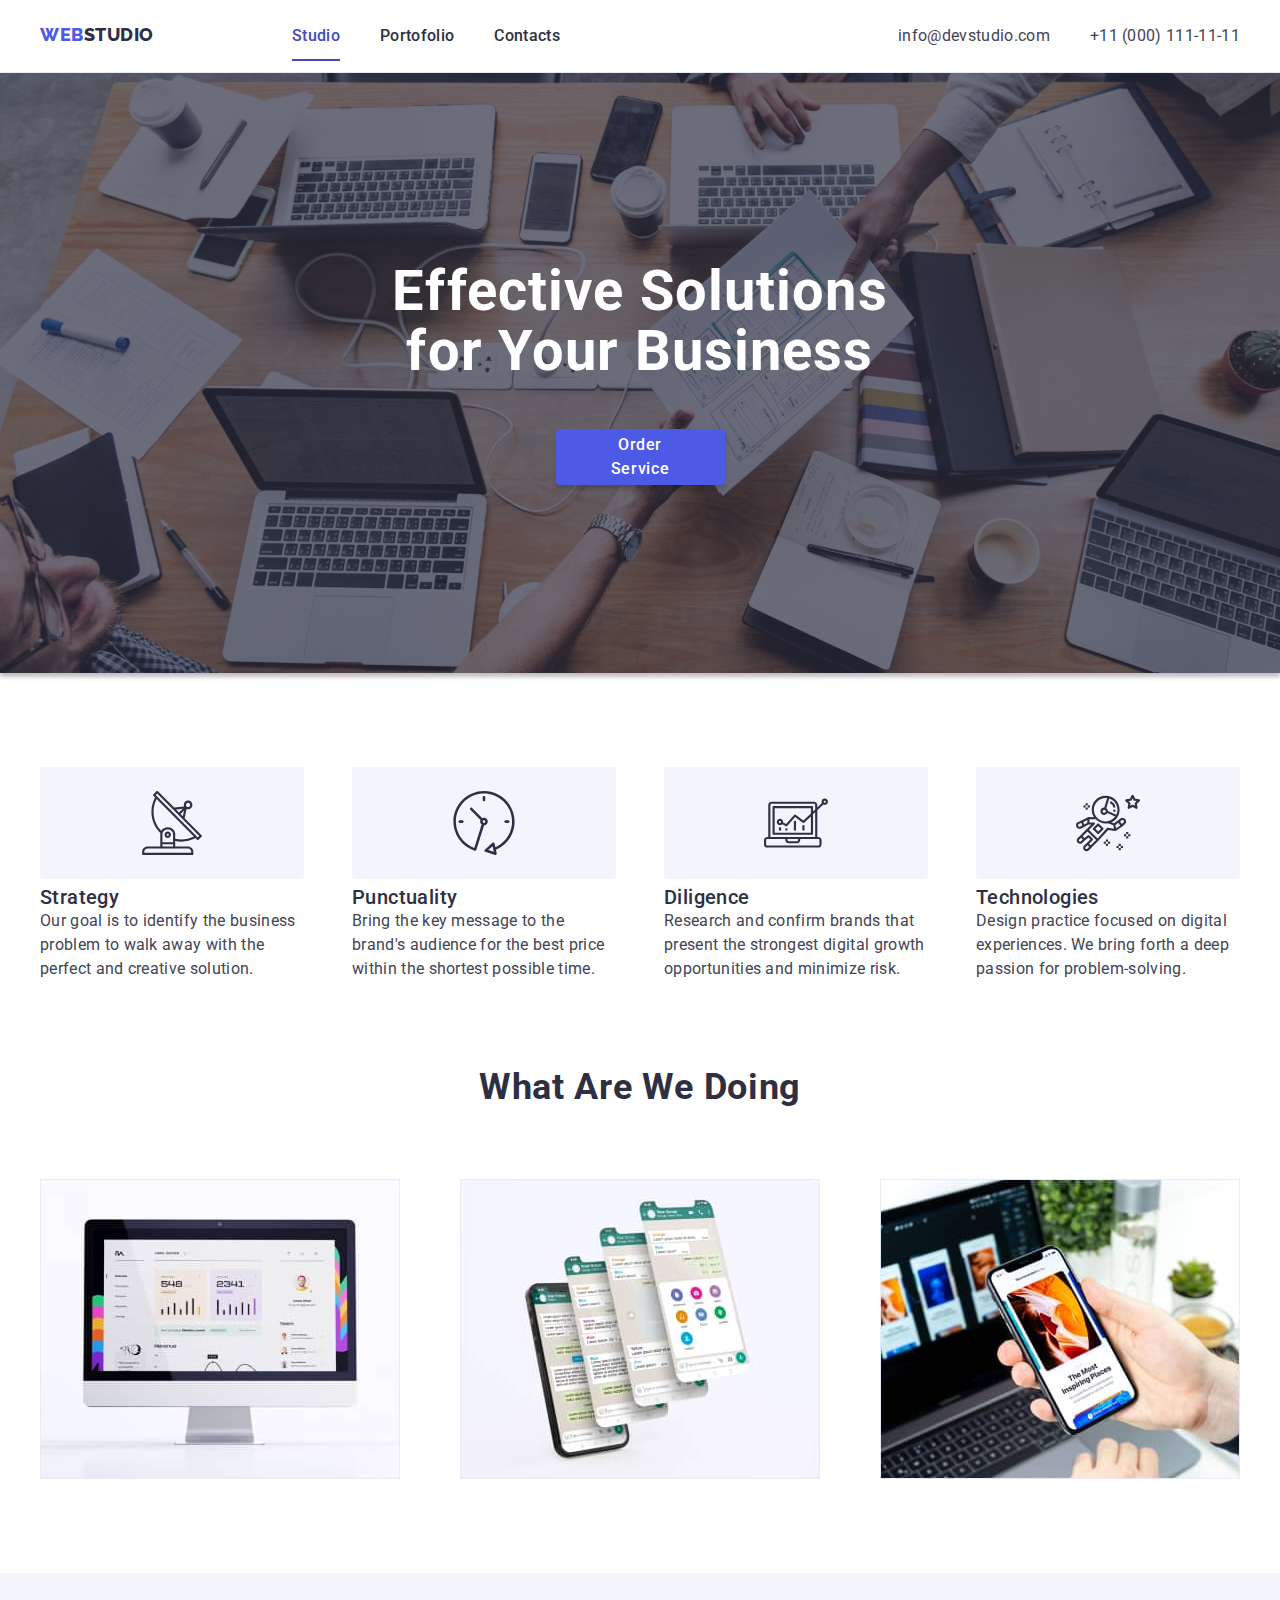
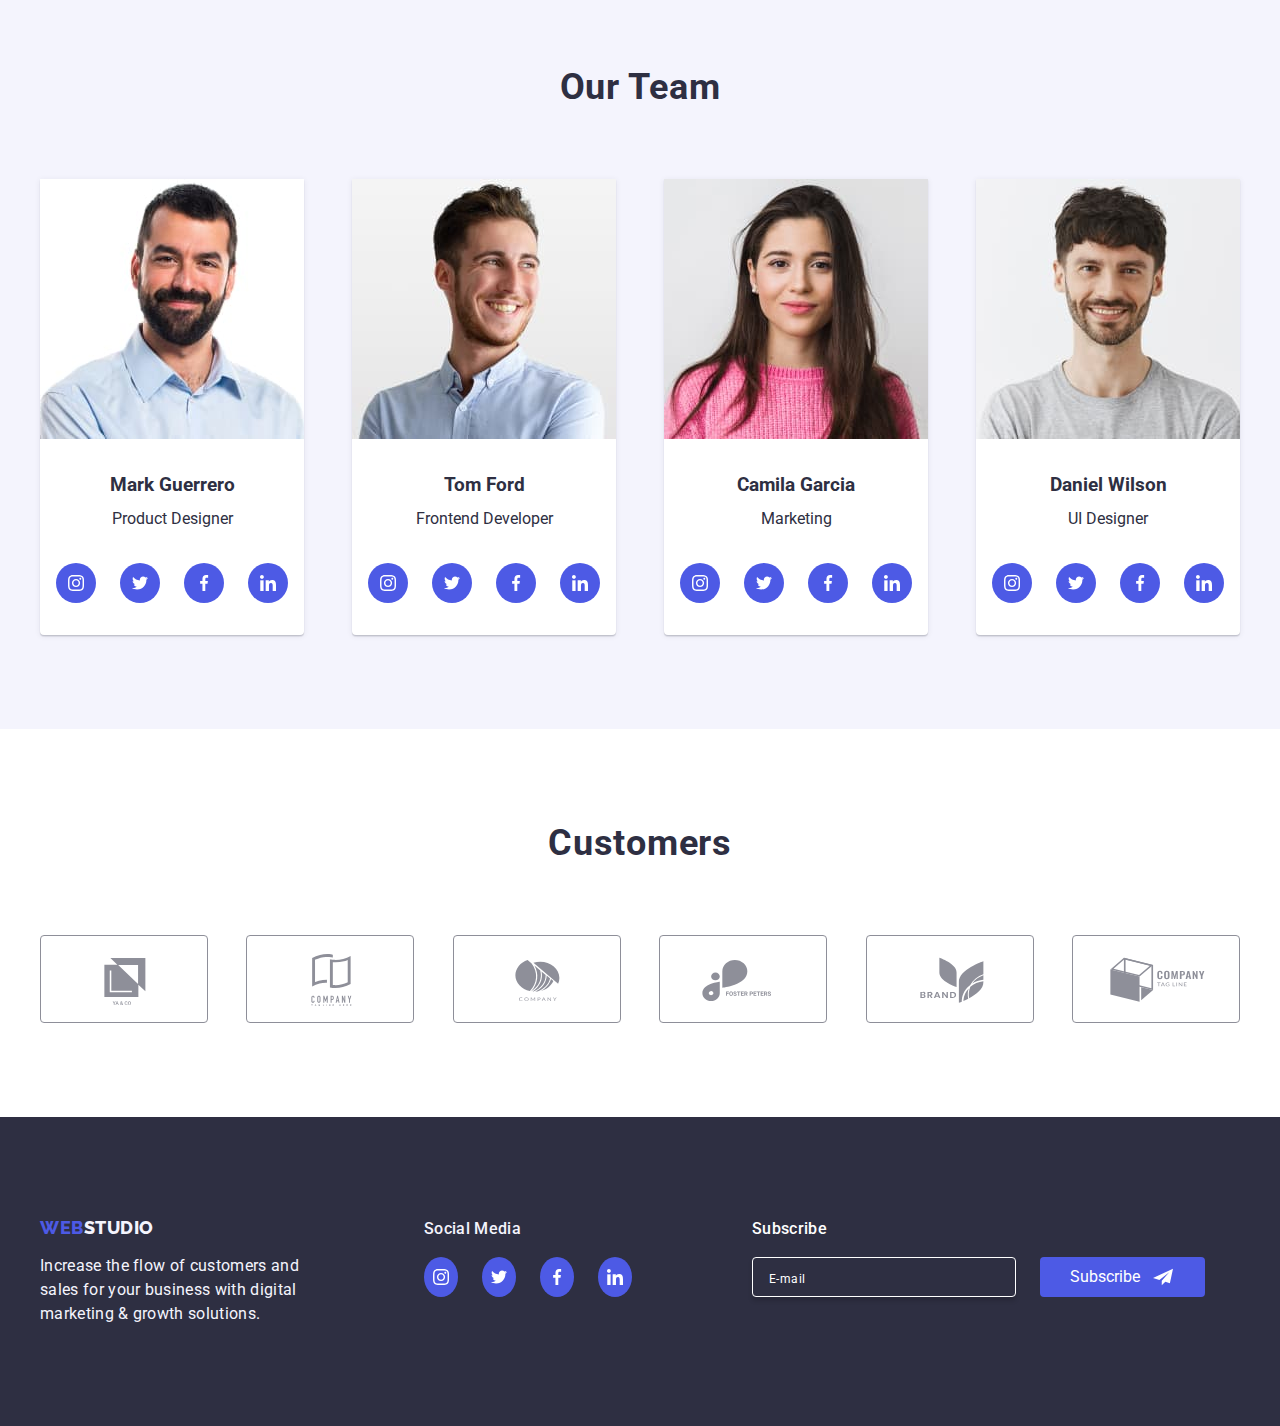
<file: index.html>
<!DOCTYPE html>
<html lang="en">
  <head>
    <meta charset="UTF-8" />
    <meta name="viewport" content="width=device-width, initial-scale=1.0" />

    <!-- import roboto si raleway -->
    <link rel="preconnect" href="https://fonts.googleapis.com" />
    <link rel="preconnect" href="https://fonts.gstatic.com" crossorigin />
    <link
      href="https://fonts.googleapis.com/css2?family=Raleway:ital,wght@0,100..900;1,100..900&family=Roboto:wght@400;500;700;900&display=swap"
      rel="stylesheet"
    />

    <link
      rel="stylesheet"
      href="https://cdnjs.cloudflare.com/ajax/libs/modern-normalize/1.1.0/modern-normalize.min.css"
    />
    <link rel="stylesheet" href="./css/modern-normalize.css" />
    <link rel="stylesheet" href="./css/studio.css" />

    <title>Web Studio</title>
  </head>

  <body class="width-page">
    <header class="header-line">
      <div class="container header-line-style">
        <a href="index.html" rel="noopener noreferrer" class="logo">WEB</a>
        <nav class="navbar">
          <ul class="navbar-list">
            <li>
              <a class="navbar-list-comp active" href="index.html">Studio</a>
            </li>
            <li>
              <a
                class="navbar-list-comp"
                href="portofolio.html"
                target="_parent"
                >Portofolio</a
              >
            </li>
            <li>
              <a class="navbar-list-comp" href="" target="_blank">Contacts</a>
            </li>
          </ul>
        </nav>

        <ul class="contact">
          <li>
            <a href="mailto:info@devstudio.com">info@devstudio.com</a>
          </li>
          <li>
            <a href="tel:+11 (000) 111-11-11">+11 (000) 111-11-11</a>
          </li>
        </ul>
      </div>
    </header>

    <main>
      <!-- sectiunea hero -->
      <section class="section section-one">
        <div class="container hero-section">
          <h1>Effective Solutions for Your Business</h1>
          <button type="button" data-modal-open>Order Service</button>
        </div>
      </section>
      <div class="modal is-hidden" data-modal>
        <div class="modal-content">
          <button class="close-btn" data-modal-close>&times;</button>
          <div class="modal-container">
            <h4>Leave your contacts and we will call you back</h4>

            <form
              class="inputs"
              action
              method="get"
              name="Subscribe"
              autocomplete="on"
              novalidate
            >
              <div class="label">
                <label class="label-comp" for="name"
                  >Name
                  <input
                    class="input-comp"
                    type="text"
                    name="name"
                    id="name"
                    autocomplete="off"
                  />
                  <svg class="input-icon">
                    <use href="./images/symbol-defs.svg#icon-person"></use>
                  </svg>
                </label>
              </div>
              <div class="label">
                <label class="label-comp" for="phone"
                  >Phone
                  <input
                    class="input-comp"
                    type="tel"
                    name="phone"
                    id="phone"
                    autocomplete="off"
                  />
                  <svg class="input-icon">
                    <use href="./images/symbol-defs.svg#icon-phone"></use>
                  </svg>
                </label>
              </div>
              <div class="label">
                <label class="label-comp" for="email"
                  >Email
                  <input
                    class="input-comp"
                    type="email"
                    name="email"
                    id="email"
                    autocomplete="off"
                  />

                  <svg class="input-icon">
                    <use href="./images/symbol-defs.svg#icon-email"></use>
                  </svg>
                </label>
              </div>
              <div class="label">
                <label class="label-comp" for="textarea"
                  >Comment
                  <textarea name="comments" placeholder="Text-input"></textarea>
                </label>
              </div>
              <div>
                <input type="checkbox" />
                <label class="label-terms" for="terms"
                  >I accept the terms and conditions of the
                  <span class="terms">Privacy Policy</span></label
                >
              </div>
              <button type="submit" class="send-btn">Send</button>
            </form>
          </div>
        </div>
      </div>

      <!-- sectiunea 1 -->
      <section class="section">
        <div class="container">
          <ul class="section-one-list">
            <li class="section-one-list-item">
              <div class="diagram-style">
                <svg class="diagram-icon">
                  <use href="./images/symbol-defs.svg#icon-antenna"></use>
                </svg>

                <h2>Strategy</h2>
                <p>
                  Our goal is to identify the business problem to walk away with
                  the perfect and creative solution.
                </p>
              </div>
            </li>
            <li class="section-one-list-item">
              <div class="diagram-style">
                <svg class="diagram-icon">
                  <use href="./images/symbol-defs.svg#icon-clock"></use>
                </svg>

                <h2>Punctuality</h2>
                <p>
                  Bring the key message to the brand's audience for the best
                  price within the shortest possible time.
                </p>
              </div>
            </li>
            <li class="section-one-list-item">
              <div class="diagram-style">
                <svg class="diagram-icon">
                  <use href="./images/symbol-defs.svg#icon-diagram"></use>
                </svg>
                <h2>Diligence</h2>
                <p>
                  Research and confirm brands that present the strongest digital
                  growth opportunities and minimize risk.
                </p>
              </div>
            </li>
            <li class="section-one-list-item">
              <div class="diagram-style">
                <svg class="diagram-icon">
                  <use href="./images/symbol-defs.svg#icon-astronaut"></use>
                </svg>
                <h2>Technologies</h2>
                <p>
                  Design practice focused on digital experiences. We bring forth
                  a deep passion for problem-solving.
                </p>
              </div>
            </li>
          </ul>
        </div>
      </section>

      <!-- sectiunea 2 -->
      <section class="section section-two">
        <div class="container section-two">
          <h2>What are we doing</h2>
          <ul class="section-two-list">
            <li>
              <img
                src="./images/img1(1).jpg"
                alt="monitor cu un grafic pornit"
                width="360"
                height="300"
              />
            </li>
            <li>
              <img
                src="./images/img2(1).jpg"
                alt="telefon cu aplicatie de text pornit"
                width="360"
                height="300"
              />
            </li>
            <li>
              <img
                src="./images/img3(1).jpg"
                alt="laptop conectat cu un laptop"
                width="360"
                height="300"
              />
            </li>
          </ul>
        </div>
      </section>

      <!-- sectiunea 3 -->
      <section class="section section-tree">
        <div class="container our-team-section">
          <h2>Our Team</h2>
          <ul class="card-list">
            <li class="card">
              <img
                src="./images/img(4).jpg"
                alt="Mark Guerrero"
                width="264"
                height="260"
              />
              <div class="card-content">
                <h3>Mark Guerrero</h3>
                <p>Product Designer</p>
              </div>
              <div class="icons-list">
                <a
                  href="https://www.instagram.com/"
                  target="_blank"
                  arial-label="instagram-link"
                  class="icon"
                  ><svg>
                    <use href="./images/symbol-defs.svg#icon-instagram"></use>
                  </svg>
                </a>
                <a
                  href="https://www.twitter.com/"
                  target="_blank"
                  arial-label="instagram-link"
                  class="icon"
                  ><svg>
                    <use href="./images/symbol-defs.svg#icon-twitter"></use>
                  </svg>
                </a>
                <a
                  href="https://www.facebook.com/"
                  target="_blank"
                  arial-label="instagram-link"
                  class="icon"
                  ><svg>
                    <use href="./images/symbol-defs.svg#icon-facebook"></use>
                  </svg>
                </a>
                <a
                  href="https://www.linkedin.com/"
                  target="_blank"
                  arial-label="instagram-link"
                  class="icon"
                  ><svg>
                    <use href="./images/symbol-defs.svg#icon-linkedin"></use>
                  </svg>
                </a>
              </div>
            </li>
            <li class="card">
              <img
                src="./images/img(1)(1).jpg"
                alt="Tom Ford"
                width="264"
                height="260"
              />
              <div class="card-content">
                <h3>Tom Ford</h3>
                <p>Frontend Developer</p>
              </div>
              <div class="icons-list">
                <a
                  href="https://www.instagram.com/"
                  target="_blank"
                  arial-label="instagram-link"
                  class="icon"
                  ><svg>
                    <use href="./images/symbol-defs.svg#icon-instagram"></use>
                  </svg>
                </a>
                <a
                  href="https://www.twitter.com/"
                  target="_blank"
                  arial-label="instagram-link"
                  class="icon"
                  ><svg>
                    <use href="./images/symbol-defs.svg#icon-twitter"></use>
                  </svg>
                </a>
                <a
                  href="https://www.facebook.com/"
                  target="_blank"
                  arial-label="instagram-link"
                  class="icon"
                  ><svg>
                    <use href="./images/symbol-defs.svg#icon-facebook"></use>
                  </svg>
                </a>
                <a
                  href="https://www.linkedin.com/"
                  target="_blank"
                  arial-label="instagram-link"
                  class="icon"
                  ><svg>
                    <use href="./images/symbol-defs.svg#icon-linkedin"></use>
                  </svg>
                </a>
              </div>
            </li>
            <li class="card">
              <img
                src="./images/img(2)(1).jpg"
                alt="Camila Garcia"
                width="264"
                height="260"
              />
              <div class="card-content">
                <h3>Camila Garcia</h3>
                <p>Marketing</p>
              </div>
              <div class="icons-list">
                <a
                  href="https://www.instagram.com/"
                  target="_blank"
                  arial-label="instagram-link"
                  class="icon"
                  ><svg>
                    <use href="./images/symbol-defs.svg#icon-instagram"></use>
                  </svg>
                </a>
                <a
                  href="https://www.twitter.com/"
                  target="_blank"
                  arial-label="instagram-link"
                  class="icon"
                  ><svg>
                    <use href="./images/symbol-defs.svg#icon-twitter"></use>
                  </svg>
                </a>
                <a
                  href="https://www.facebook.com/"
                  target="_blank"
                  arial-label="instagram-link"
                  class="icon"
                  ><svg>
                    <use href="./images/symbol-defs.svg#icon-facebook"></use>
                  </svg>
                </a>
                <a
                  href="https://www.linkedin.com/"
                  target="_blank"
                  arial-label="instagram-link"
                  class="icon"
                  ><svg>
                    <use href="./images/symbol-defs.svg#icon-linkedin"></use>
                  </svg>
                </a>
              </div>
            </li>
            <li class="card">
              <img
                src="./images/img(3)(1).jpg"
                alt="Daniel Wilson"
                width="264"
                height="260"
              />
              <div class="card-content">
                <h3>Daniel Wilson</h3>
                <p>UI Designer</p>
              </div>
              <div class="icons-list">
                <a
                  href="https://www.instagram.com/"
                  target="_blank"
                  arial-label="instagram-link"
                  class="icon"
                  ><svg>
                    <use href="./images/symbol-defs.svg#icon-instagram"></use>
                  </svg>
                </a>
                <a
                  href="https://www.twitter.com/"
                  target="_blank"
                  arial-label="instagram-link"
                  class="icon"
                  ><svg>
                    <use href="./images/symbol-defs.svg#icon-twitter"></use>
                  </svg>
                </a>
                <a
                  href="https://www.facebook.com/"
                  target="_blank"
                  arial-label="instagram-link"
                  class="icon"
                  ><svg>
                    <use href="./images/symbol-defs.svg#icon-facebook"></use>
                  </svg>
                </a>
                <a
                  href="https://www.linkedin.com/"
                  target="_blank"
                  arial-label="instagram-link"
                  class="icon"
                  ><svg>
                    <use href="./images/symbol-defs.svg#icon-linkedin"></use>
                  </svg>
                </a>
              </div>
            </li>
          </ul>
        </div>
      </section>
      <!-- Sectiunea 4 -->
      <section class="section section-four">
        <div class="container customers">
          <h2>Customers</h2>
          <ul class="customers-list">
            <li class="customers-list-style">
              <a href="" target="_blank" arial-label="clientul1"></a>
              <svg class="icon-customers">
                <use href="./images/symbol-defs.svg#icon-client-1"></use>
              </svg>
            </li>
            <li class="customers-list-style">
              <a href="" target="_blank" arial-label="clientul2"></a>
              <svg class="icon-customers">
                <use href="./images/symbol-defs.svg#icon-client-2"></use>
              </svg>
            </li>
            <li class="customers-list-style">
              <a href="" target="_blank" arial-label="clientul3"></a>
              <svg class="icon-customers">
                <use href="./images/symbol-defs.svg#icon-client-3"></use>
              </svg>
            </li>
            <li class="customers-list-style">
              <a href="" target="_blank" arial-label="clientul4"></a>
              <svg class="icon-customers">
                <use href="./images/symbol-defs.svg#icon-client-4"></use>
              </svg>
            </li>
            <li class="customers-list-style">
              <a href="" target="_blank" arial-label="clientul5"></a>
              <svg class="icon-customers">
                <use href="./images/symbol-defs.svg#icon-client-5"></use>
              </svg>
            </li>
            <li class="customers-list-style">
              <a href="" target="_blank" arial-label="clientul6"></a>
              <svg class="icon-customers">
                <use href="./images/symbol-defs.svg#icon-client-6"></use>
              </svg>
            </li>
          </ul>
        </div>
      </section>
    </main>

    <footer class="footer-section">
      <div class="container">
        <div class="total">
          <div class="footer-section-style">
            <a class="footer-logo" href="index.html" rel="noopener noreferrer"
              >WEB</a
            >
            <p>
              Increase the flow of customers and sales for your business with
              digital marketing & growth solutions.
            </p>
          </div>
          <div class="social-media">
            <h3>Social Media</h3>
            <div class="icons-list">
              <a
                href="https://www.instagram.com/"
                target="_blank"
                arial-label="instagram-link"
                class="icon"
                ><svg>
                  <use href="./images/symbol-defs.svg#icon-instagram"></use>
                </svg>
              </a>
              <a
                href="https://www.twitter.com/"
                target="_blank"
                arial-label="instagram-link"
                class="icon"
                ><svg>
                  <use href="./images/symbol-defs.svg#icon-twitter"></use>
                </svg>
              </a>
              <a
                href="https://www.facebook.com/"
                target="_blank"
                arial-label="instagram-link"
                class="icon"
                ><svg>
                  <use href="./images/symbol-defs.svg#icon-facebook"></use>
                </svg>
              </a>
              <a
                href="https://www.linkedin.com/"
                target="_blank"
                arial-label="instagram-link"
                class="icon"
                ><svg>
                  <use href="./images/symbol-defs.svg#icon-linkedin"></use>
                </svg>
              </a>
            </div>
          </div>
          <div class="subscribe">
            <h3>Subscribe</h3>
            <form
              action
              method="get"
              name="Subscribe"
              autocomplete="on"
              novalidate
            >
              <div class="subscribe-email">
                <label for="email"></label>
                <input
                  type="email"
                  name="email"
                  id="email"
                  autocomplete="off"
                  placeholder="E-mail"
                />
                <button class="button-subscribe" type="submit">
                  Subscribe
                  <svg class="frame">
                    <use href="./images/symbol-defs.svg#icon-Frame-3-1"></use>
                  </svg>
                </button>
              </div>
            </form>
          </div>
        </div>
      </div>
    </footer>
    <script src="./js/modal.js"></script>
  </body>
</html>
</file>
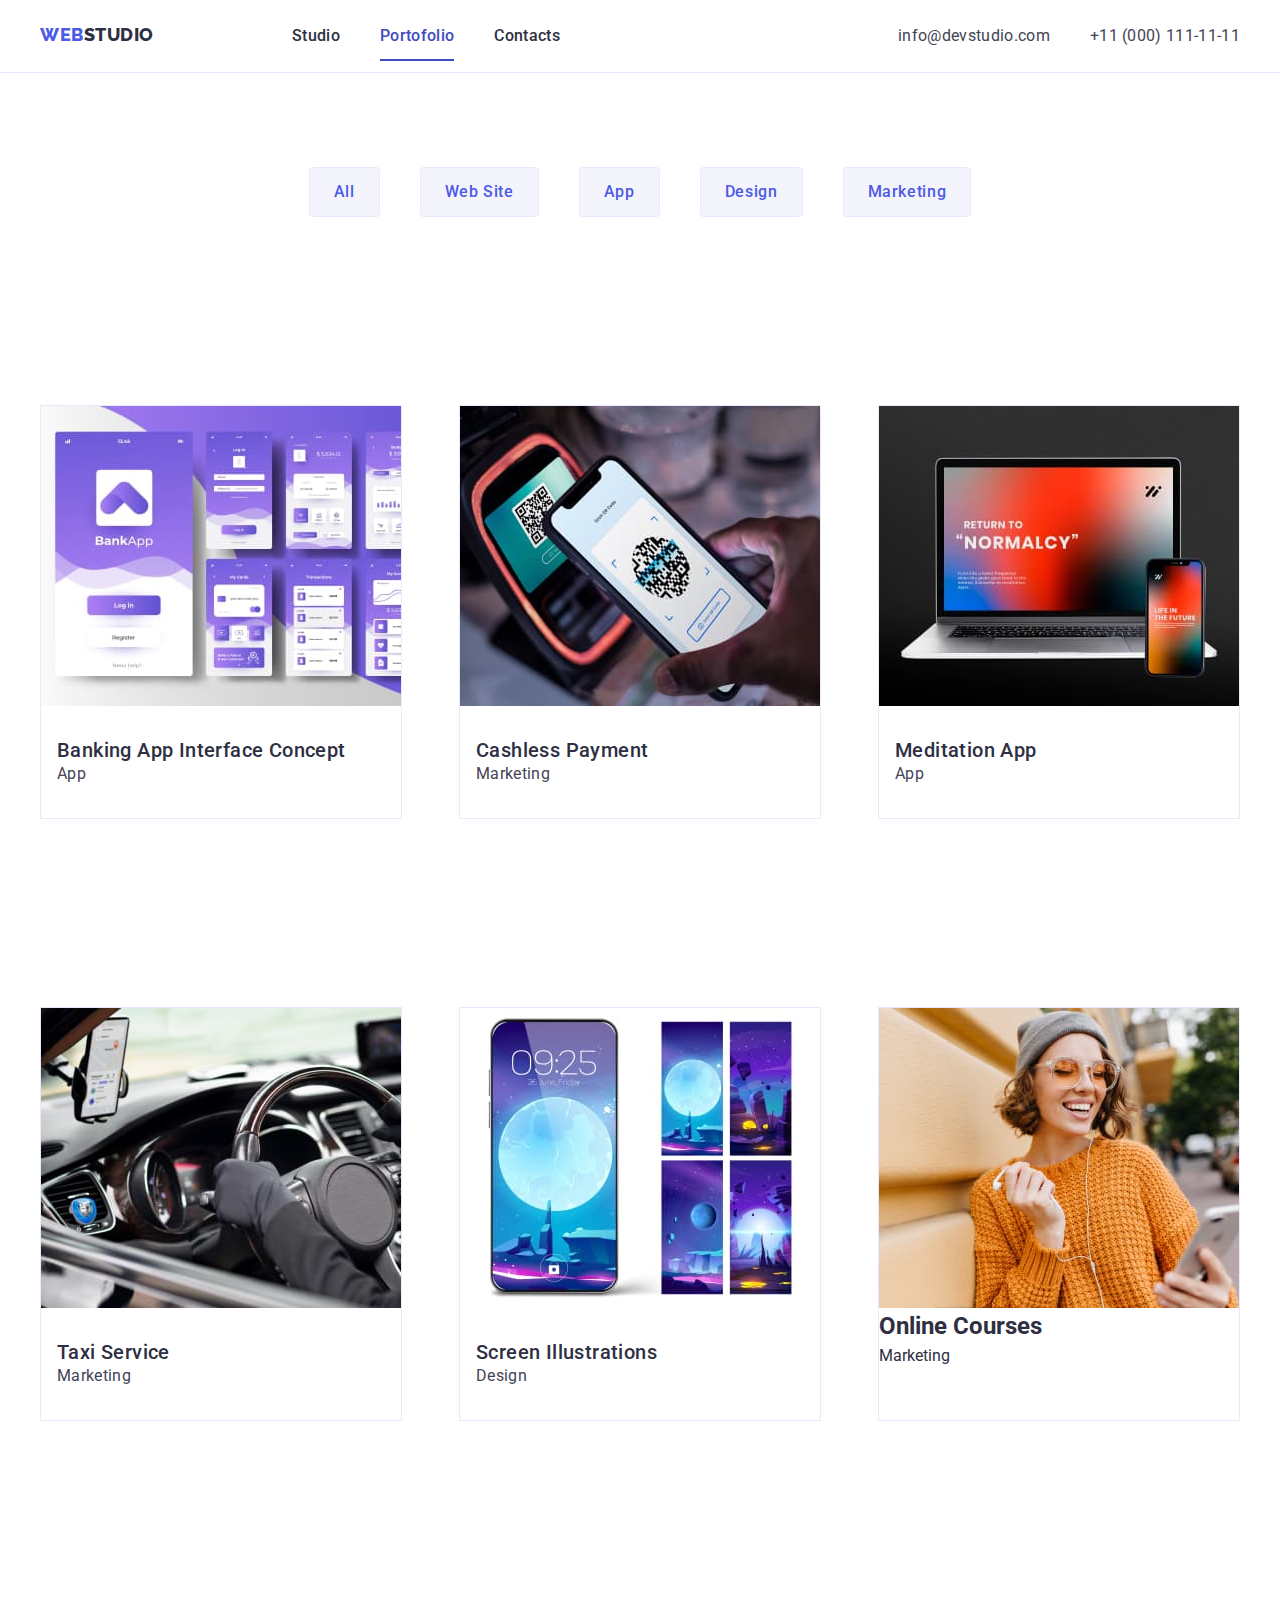
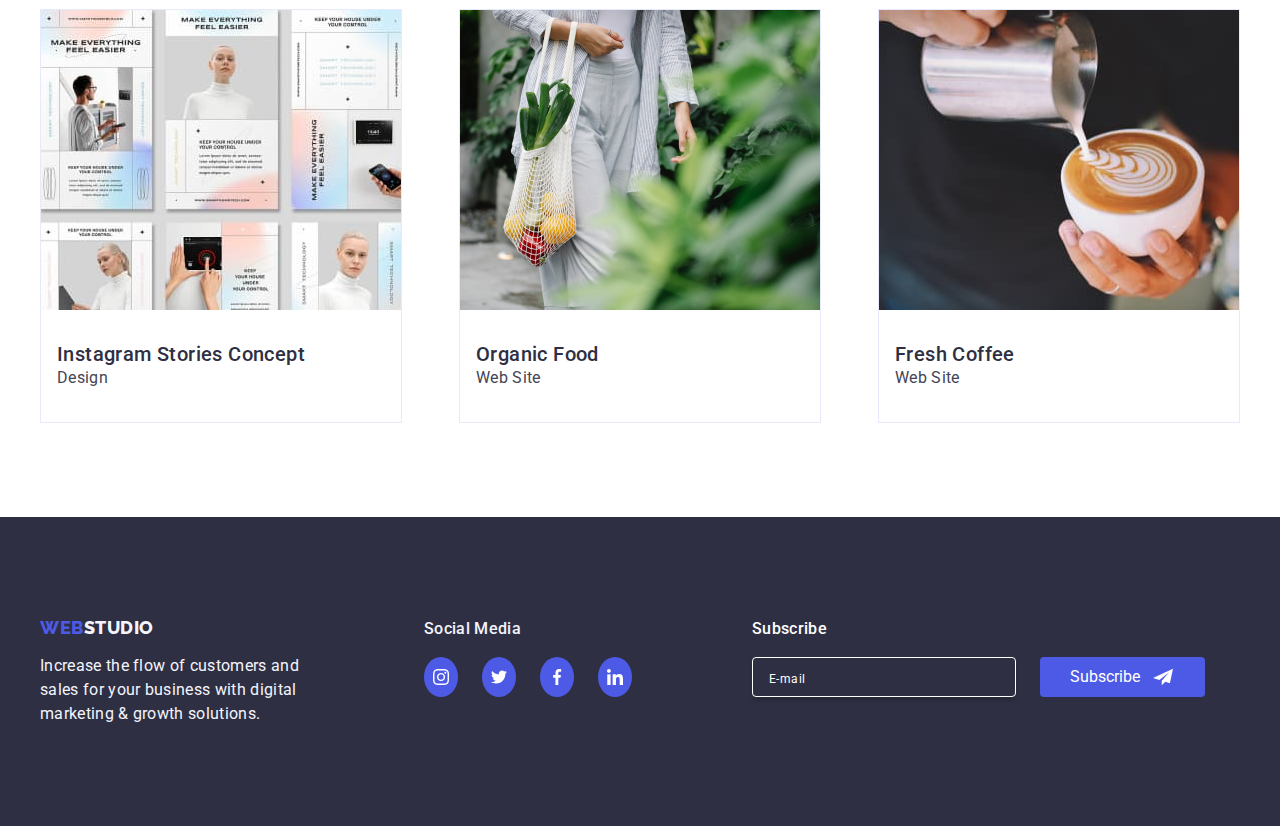
<file: portofolio.html>
<!DOCTYPE html>
<html lang="en">
  <head>
    <meta charset="UTF-8" />
    <meta name="viewport" content="width=device-width, initial-scale=1.0" />

    <link rel="preconnect" href="https://fonts.googleapis.com" />
    <link rel="preconnect" href="https://fonts.gstatic.com" crossorigin />
    <link
      href="https://fonts.googleapis.com/css2?family=Raleway:ital,wght@0,100..900;1,100..900&family=Roboto:wght@400;500;700;900&display=swap"
      rel="stylesheet"
    />

    <link
      rel="stylesheet"
      href="https://cdnjs.cloudflare.com/ajax/libs/modern-normalize/1.1.0/modern-normalize.min.css"
    />
    <link rel="stylesheet" href="./css/modern-normalize.css" />
    <link rel="stylesheet" href="./css/portofolio.css" />

    <title>Portofolio</title>
  </head>

  <body>
    <header class="header-line">
      <div class="container header-line-style">
        <a href="index.html" class="logo">WEB</a>
        <nav class="navbar">
          <ul class="navbar-list">
            <li>
              <a class="navbar-list-comp" href="index.html">Studio</a>
            </li>
            <li>
              <a
                class="navbar-list-comp active"
                href="portofolio.html"
                target="_blank"
                >Portofolio</a
              >
            </li>
            <li>
              <a class="navbar-list-comp" href="" target="_blank">Contacts</a>
            </li>
          </ul>
        </nav>

        <ul class="contact">
          <li>
            <a href="mailto:info@devstudio.com">info@devstudio.com</a>
          </li>
          <li>
            <a href="tel:+11 (000) 111-11-11">+11 (000) 111-11-11</a>
          </li>
        </ul>
      </div>
    </header>

    <main>
      <!-- sectiune de main -->
      <section class="section">
        <div class="container">
          <ul class="filters-section-list">
            <li>
              <button type="button" class="filters-section-list-button">
                All
              </button>
            </li>
            <li>
              <button type="button" class="filters-section-list-button">
                Web Site
              </button>
            </li>
            <li>
              <button type="button" class="filters-section-list-button">
                App
              </button>
            </li>
            <li>
              <button type="button" class="filters-section-list-button">
                Design
              </button>
            </li>
            <li>
              <button type="button" class="filters-section-list-button">
                Marketing
              </button>
            </li>
          </ul>
        </div>
      </section>

      <li>
        <!-- sectiunea 1 -->
        <section class="section">
          <div class="container">
            <ul class="section-row-list">
              <li class="project-card">
                <div class="overlay-image">
                  <img src="./images/portofolio1.jpg" alt="Aplicatie_bancara" />
                  <div class="overlay">
                    <p class="overlay-text">
                      14 Stylish and User-Friendly App Design Concepts · Task
                      Manager App · Calorie Tracker App · Exotic Fruit Ecommerce
                      App · Cloud Storage App
                    </p>
                  </div>
                </div>

                <div class="project-card-info">
                  <h2>Banking App Interface Concept</h2>
                  <span>App</span>
                </div>
              </li>
              <li class="project-card">
                <div class="overlay-image">
                  <img src="./images/portofolio2.jpg" alt="Plata_card" />
                  <div class="overlay">
                    <p class="overlay-text">
                      14 Stylish and User-Friendly App Design Concepts · Task
                      Manager App · Calorie Tracker App · Exotic Fruit Ecommerce
                      App · Cloud Storage App
                    </p>
                  </div>
                </div>

                <div class="project-card-info">
                  <h2>Cashless Payment</h2>
                  <span>Marketing</span>
                </div>
              </li>
              <li class="project-card">
                <div class="overlay-image">
                  <img
                    src="./images/portofolio3.jpg"
                    alt="Aplicatie_de_meditat"
                  />
                  <div class="overlay">
                    <p class="overlay-text">
                      14 Stylish and User-Friendly App Design Concepts · Task
                      Manager App · Calorie Tracker App · Exotic Fruit Ecommerce
                      App · Cloud Storage App
                    </p>
                  </div>
                </div>

                <div class="project-card-info">
                  <h2>Meditation App</h2>
                  <span>App</span>
                </div>
              </li>
            </ul>
          </div>
        </section>
      </li>
      <li>
        <!-- sectiunea 2 -->
        <section class="section">
          <div class="container">
            <ul class="section-row-list">
              <li class="project-card">
                <div class="overlay-image">
                  <img src="./images/portofolio4.jpg" alt="Serviciu_taxi" />
                  <div class="overlay">
                    <p class="overlay-text">
                      14 Stylish and User-Friendly App Design Concepts · Task
                      Manager App · Calorie Tracker App · Exotic Fruit Ecommerce
                      App · Cloud Storage App
                    </p>
                  </div>
                </div>

                <div class="project-card-info">
                  <h2>Taxi Service</h2>
                  <span>Marketing</span>
                </div>
              </li>
              <li class="project-card">
                <div class="overlay-image">
                  <img
                    src="./images/portofolio5.jpg"
                    alt="Ilustratii_telefon"
                  />
                  <div class="overlay">
                    <p class="overlay-text">
                      14 Stylish and User-Friendly App Design Concepts · Task
                      Manager App · Calorie Tracker App · Exotic Fruit Ecommerce
                      App · Cloud Storage App
                    </p>
                  </div>
                </div>

                <div class="project-card-info">
                  <h2>Screen Illustrations</h2>
                  <span>Design</span>
                </div>
              </li>
              <li class="project-card">
                <div class="overlay-image">
                  <img src="./images/portofolio6.jpg" alt="Online Courses" />
                  <div class="overlay">
                    <p class="overlay-text">
                      14 Stylish and User-Friendly App Design Concepts · Task
                      Manager App · Calorie Tracker App · Exotic Fruit Ecommerce
                      App · Cloud Storage App
                    </p>
                  </div>
                </div>

                <div class="Cursuri_online">
                  <h2>Online Courses</h2>
                  <span>Marketing</span>
                </div>
              </li>
            </ul>
          </div>
        </section>
      </li>
      <li>
        <!-- sectiunea 3 -->
        <section class="section">
          <div class="container">
            <ul class="section-row-list">
              <li class="project-card">
                <div class="overlay-image">
                  <img src="./images/portofolio7.jpg" alt="Instagram_stories" />
                  <div class="overlay">
                    <p class="overlay-text">
                      14 Stylish and User-Friendly App Design Concepts · Task
                      Manager App · Calorie Tracker App · Exotic Fruit Ecommerce
                      App · Cloud Storage App
                    </p>
                  </div>
                </div>

                <div class="project-card-info">
                  <h2>Instagram Stories Concept</h2>
                  <span>Design</span>
                </div>
              </li>
              <li class="project-card">
                <div class="overlay-image">
                  <img src="./images/portofolio8.jpg" alt="Organic_food" />
                  <div class="overlay">
                    <p class="overlay-text">
                      14 Stylish and User-Friendly App Design Concepts · Task
                      Manager App · Calorie Tracker App · Exotic Fruit Ecommerce
                      App · Cloud Storage App
                    </p>
                  </div>
                </div>

                <div class="project-card-info">
                  <h2>Organic Food</h2>
                  <span>Web Site</span>
                </div>
              </li>
              <li class="project-card">
                <div class="overlay-image">
                  <img src="./images/portofolio9.jpg" alt="Ceasca_cafea" />
                  <div class="overlay">
                    <p class="overlay-text">
                      14 Stylish and User-Friendly App Design Concepts · Task
                      Manager App · Calorie Tracker App · Exotic Fruit Ecommerce
                      App · Cloud Storage App
                    </p>
                  </div>
                </div>

                <div class="project-card-info">
                  <h2>Fresh Coffee</h2>
                  <span>Web Site</span>
                </div>
              </li>
            </ul>
          </div>
        </section>
      </li>
    </main>

    <footer class="footer-section">
      <div class="container">
        <div class="total">
          <div class="footer-section-style">
            <a class="footer-logo" href="index.html" rel="noopener noreferrer"
              >WEB</a
            >
            <p>
              Increase the flow of customers and sales for your business with
              digital marketing & growth solutions.
            </p>
          </div>
          <div class="social-media">
            <h3>Social Media</h3>
            <div class="icons-list">
              <a
                href="https://www.instagram.com/"
                target="_blank"
                arial-label="instagram-link"
                class="icon"
                ><svg>
                  <use href="./images/symbol-defs.svg#icon-instagram"></use>
                </svg>
              </a>
              <a
                href="https://www.twitter.com/"
                target="_blank"
                arial-label="instagram-link"
                class="icon"
                ><svg>
                  <use href="./images/symbol-defs.svg#icon-twitter"></use>
                </svg>
              </a>
              <a
                href="https://www.facebook.com/"
                target="_blank"
                arial-label="instagram-link"
                class="icon"
                ><svg>
                  <use href="./images/symbol-defs.svg#icon-facebook"></use>
                </svg>
              </a>
              <a
                href="https://www.linkedin.com/"
                target="_blank"
                arial-label="instagram-link"
                class="icon"
                ><svg>
                  <use href="./images/symbol-defs.svg#icon-linkedin"></use>
                </svg>
              </a>
            </div>
          </div>
          <div class="subscribe">
            <h3>Subscribe</h3>
            <form
              action
              method="get"
              name="Subscribe"
              autocomplete="on"
              novalidate
            >
              <div class="subscribe-email">
                <label for="email"></label>
                <input
                  type="email"
                  name="email"
                  id="email"
                  autocomplete="off"
                  placeholder="E-mail"
                />
                <button class="button-subscribe" type="submit">
                  Subscribe
                  <svg class="frame">
                    <use href="./images/symbol-defs.svg#icon-Frame-3-1"></use>
                  </svg>
                </button>
              </div>
            </form>
          </div>
        </div>
      </div>
    </footer>
  </body>
</html>
</file>
<file: css/studio.css>
@import url("./style.css");

.section-one {
	
	background-image: linear-gradient(rgba(46, 47, 66, 0.7), rgba(46, 47, 66, 0.7)), url("../images/cover-hero-section.jpg");
    background-size: cover;
	background-position: relative;
	height: 600px;
	display: flex;
	justify-content: center;
	box-shadow: 0 4px 4px 0 rgba(0, 0, 0, 0.25);
	
}

.hero-section {
	display: flex;
	flex-direction: column;
	align-items: center;
	justify-content: center;
	gap: 48px;
	
}

.hero-section h1 {
	width: 496px;
	height: 120px;
	font-weight: 700;
	font-size: 56px;
	line-height: 1.07143;
	letter-spacing: 0.02em;
	text-align: center;
	color: var(--white);
}

.hero-section button {
	width: 169px;
	height: 56px;
	padding: 16px 32px;
	background: var(--iris);
	box-shadow: 0 4px 4px 0 rgba(0, 0, 0, 0.15);
	border-radius: 4px;
	font-weight: 500;
	font-size: 16px;
	line-height: 1.5;
	letter-spacing: 0.04em;
	color: var(--white);
	display: flex;
	justify-content: center;
	align-items: center;
	cursor: pointer;
	border: transparent ;
}

.hero-section button:hover {
	color: var(--white);
	background-color: var(--ocean);
}

.section-one-list {
	display: flex;
	justify-content: space-between;
}

.section-one-list-item h2 {
	font-weight: 500;
	font-size: 20px;
	line-height: 1.2;
	letter-spacing: 0.02em;
}

.section-one-list-item p {
	font-size: 16px;
	line-height: 1.5;
	letter-spacing: 0.02em;
	color: var(--slate);
}

.section-one-list-item {
	width: 264px;
	display: flex;
	flex-direction: column;
	justify-content: space-between;
}

.section-two {
	display: flex;
	flex-direction: column;
	gap: 72px;
}

.section-two h2 {
	font-weight: 700;
	font-size: 36px;
	line-height: 1.11111;
	letter-spacing: 0.02em;
	text-transform: capitalize;
	text-align: center;
}

.section-two-list {
	display: flex;
	justify-content: space-between;
}

.section-tree {
	background: var(--cloud);
}

.our-team-section {
	display: flex;
	flex-direction: column;
}

.our-team-section h2 {
	font-weight: 700;
	font-size: 36px;
	line-height: 1.11111;
	letter-spacing: 0.02em;
	margin-bottom: 72px;
	text-align: center;
}

.card-list {
	display: flex;
	justify-content: space-between;
}

.card {
	border-radius: 0 0 4px 4px;
	box-shadow: 0 2px 1px 0 rgba(46, 47, 66, 0.08), 0 1px 1px 0 rgba(46, 47, 66, 0.16), 0 1px 6px 0 rgba(46, 47, 66, 0.08);
	background: var(--white);
	display: flex;
	flex-direction: column;
	gap: 32px;
}

.card-content {
	display: flex;
	flex-direction: column;
	align-items: center;
	justify-content: center;
	gap: 8px;
}

.icons-list {
	display: flex;
	justify-content: center;
	gap: 24px;
	margin-bottom: 32px;
}

.icons-list .icon svg{
	width: 16px;
	height: 16px;

}
.icon-customers{
	color: var(--light-slate);
	transition: color var(--transition);
}

.icon {
	width: 40px;
	height: 40px;
	background-color: var(--iris);
	color: var(--white);
	border-radius: 50%;
	display: flex;
	justify-content: center;
	align-items: center;
	transition: background-color, color var(--transition);
	
}

.icon:hover,
.icon:active {
	background: var(--ocean);
	border-radius: 50%;
	color: var(--white);
}
.footer-section .icon:hover,
.footer-section .icon:active{
	background: var(--green);
	border-radius: 50%;
	color: var(--cloud);
}
.footer-section 
.social-media .icon-list {
	display: flex;
	flex: column;
}

.social-media h3{
	margin-bottom: 16px;

}

.diagram-icon{
	margin: 24px 100px;
    width: 64px;
    height: 64px;
}
.diagram-style{
	background-color: var(--cloud);
    border-radius: 4px;
    width: 264px;
    height: 112px;
}
.diagram-style h2{
	margin-top: 30px;
}

.customers-list{
	display: flex;
	justify-content: space-between;
	
}

.customers-list-style{
	width: 168px;
    height: 88px;
    background: var(--white);
    border: 1px solid var(--light-slate);
    border-radius: 4px;
    display: flex;
    justify-content: center;
    align-items: center;
    transition: border var(--transition);
}
.customers-list-style:hover,
.customers-list-style:active {
	border: 1px solid var(--iris);
	border-radius: 4px;
}
.icon-customers{
	width: 104px;
	height: 56px;
}
.icon-customers:hover,
.icon-customers:active {
	color: var(--iris);
}
.customers h2{
	font-family: var(--familly-font);
    font-weight: 700;
    font-size: 36px;
    line-height: 1.11111;
    letter-spacing: 0.02em;
    text-transform: capitalize;
    text-align: center;
    color: var(--navy-blue);
    margin-bottom: 72px;
}

.is-hidden{
	visibility: hidden;
}
.modal{
	position: fixed;
	top: 0;
	left: 0;
	width: 100vw;
	height: 100vh;
	display: flex;
	justify-content: center;
	align-items: center;
	background: var(--navy-blue-modal);
	transition: transform var(--transition);
}
.modal-content{
	margin: 0 auto;
	padding: 16px;
	background-color:var(--dairy);
	box-shadow: 0 2px 1px 0 rgba(0, 0, 0, 0.2), 0 1px 3px 0 rgba(0, 0, 0, 0.12), 0 1px 1px 0 rgba(0, 0, 0, 0.14);
	border-radius: 4px;
	width: 408px;
	height: 584px;
	position: relative;
}

.close-btn{
	border-radius: 100%;
	background-color:  var(--cornflower);
	color: var(--navy-blue);
	outline: none;
	position: absolute;
	top: 24px;
	right: 24px;
	border-color: var(--cloud);
	border-style: none;
}
.modal-container h4{
	margin-left: 24px;
	margin-bottom: 16px;
}

.close-btn:hover,
.close-btn:active{
	color:var(--white);
	background-color: var(--ocean);

}
.navbar-list a.active{
	border-bottom: 2px solid var(--ocean);
	color:var(--ocean);
	padding-bottom: 14px;

}
.label-comp{
	display: flex;
	flex-direction: column;
	font-family: var(--familly-font);
	font-weight: 400;
	font-size: 12px;
	line-height: 1.16667;
	letter-spacing: 0.04em;
	color: var(--light-slate);
	margin-bottom: 8px;

}
.modal-container{
	margin:72px 8px;
	font-family: var(--familly-font);
	font-weight: 500;
	font-size: 15px;
	line-height: 1.5;
	letter-spacing: 0.02em;
	color: var(--navyblue);
	}
.input-comp{
	padding-left: 38px;
	border:1px solid rgba(46, 47, 66, 0.4);
  	border-radius: 4px;
	width: 360px;
	height: 40px;
	margin-top: 4px;
}
.input-icon {
	padding: 3px 0px;
	width: 18px;
	height: 24px;
	position: absolute;
    margin-top: 26px;
    margin-left: 16px;
	overflow: visible;
	fill: var(--navy-blue);
}
.label:active  input, 
.label:focus-within  input {
	border-color: var(--iris);
	outline: 1px solid var(--iris);
} 
.label:active svg , 
.label:focus-within svg {
	color: var(--iris);
}



.terms{
	line-height: 1.33333;
	text-decoration: underline;
	text-decoration-skip-ink: none;
	color: var(--iris);
}
.label-terms{
	font-family: var(--familly-font);
	font-weight: 400;
	font-size: 11px;
	line-height: 1.16667;
	letter-spacing: 0.04em;
	color: var(--light-slate);
}
.send-btn{
	border:  transparent ;
	border-radius: 4px ;
	padding: 16px 32px;
	width: 169px;
	height: 56px;
	box-shadow: 0 4px 4px 0 rgba(0, 0, 0, 0.15);
	background: var(--iris);
	display: flex;
	justify-content: center;
	align-items: center;
	font-family: var(--familly-font);
	font-weight: 500;
	font-size: 16px;
	line-height: 1.5;
	letter-spacing: 0.04em;
	text-align: center;
	color: var(--white);
	margin: 24px 96px;

}

textarea{
	border: 1px solid var(--navy-blue-modal);
	border-radius: 4px;
	width: 360px;
	height: 120px;
	
}
</file>
<file: css/portofolio.css>
@import url("./style.css");

.filters-section-list {
	display: flex;
	justify-content: center;
	align-items: center;
	gap: 40px;
	white-space: nowrap;
}

.filters-section-list-button {
	padding: 12px 24px;
	border: 1px solid var(--cornflower);
	border-radius: 4px;
	background: var(--cloud);
	font-weight: 500;
	font-size: 16px;
	line-height: 1.5;
	letter-spacing: 0.04em;
	text-align: center;
	color: var(--iris);
}

.filters-section-list-button:hover {
	color: var(--white);
	background: var(--ocean);
	box-shadow: 0 2px 2px 0 rgba(0, 0, 0, 0.12), 0 2px 1px 0 rgba(0, 0, 0, 0.08), 0 3px 1px 0 rgba(0, 0, 0, 0.1);
	cursor: pointer;
}

.section-row-list {
	display: flex;
	justify-content: space-between;
}
.project-card:hover{
	box-shadow: 0 2px 1px 0 rgba(46, 47, 66, 0.08), 0 1px 1px 0 rgba(46, 47, 66, 0.16), 0 1px 6px 0 rgba(46, 47, 66, 0.08);
	transform: scale(1.05);
}
.project-card {
	border: 1px solid var(--cornflower);
	background: var(--white);
	transition: transform 250ms cubic-bezier(0.4, 0, 0.2, 1);
}

.project-card-info {
	display: flex;
	flex-direction: column;
	margin: 32px 0 32px 16px;
}

.project-card-info h2 {
	font-weight: 500;
	font-size: 20px;
	line-height: 1.2;
	letter-spacing: 0.02em;
	color: var(--navy-blue);
}

.project-card-info span {
	font-size: 16px;
	line-height: 1.5;
	letter-spacing: 0.02em;
	color: var(--slate);
}

.icons-list {
	display: flex;
	justify-content: center;
	gap: 24px;
	margin-bottom: 32px;
}

.icons-list .icon svg{
	width: 16px;
	height: 16px;
}

.icons-list .icon {
	width: 40px;
	height: 40px;
	background-color: var(--iris);
	color: var(--white);
	border-radius: 50%;
	display: flex;
	justify-content: center;
	align-items: center;
	transition: background-color, color var(--transition);
}

.social-media .icon-list {
	display: flex;
	flex: column;
}
.social-media h3{
	margin-bottom: 16px;
}
.navbar-list a.active{
	border-bottom: 2px solid var(--ocean);
	color:var(--ocean);
	padding-bottom: 14px;

}

.footer-section .icon:hover,
.footer-section .icon:active{
	background: var(--green);
	border-radius: 50%;
	color: var(--cloud);
}
.overlay-image {
	position: relative;
	overflow: hidden;
}

.overlay {
	padding: 40px 32px;
	position: absolute;
	top: 0;
	width: 360px;
	height: 300px;
	background: url("../images/overlay.jpg");
	transform: translateY(100%);
	transition: transform 250ms cubic-bezier(0.4, 0, 0.2, 1);
}

.overlay-image:hover .overlay {
	transform: translateY(0px);
}

.overlay-text {
	font-family: var(--font-family);
	font-weight: 400;
	font-size: 16px;
	line-height: 150%;
	letter-spacing: 0.02em;
	color: var(--cloud);
}
</file>
